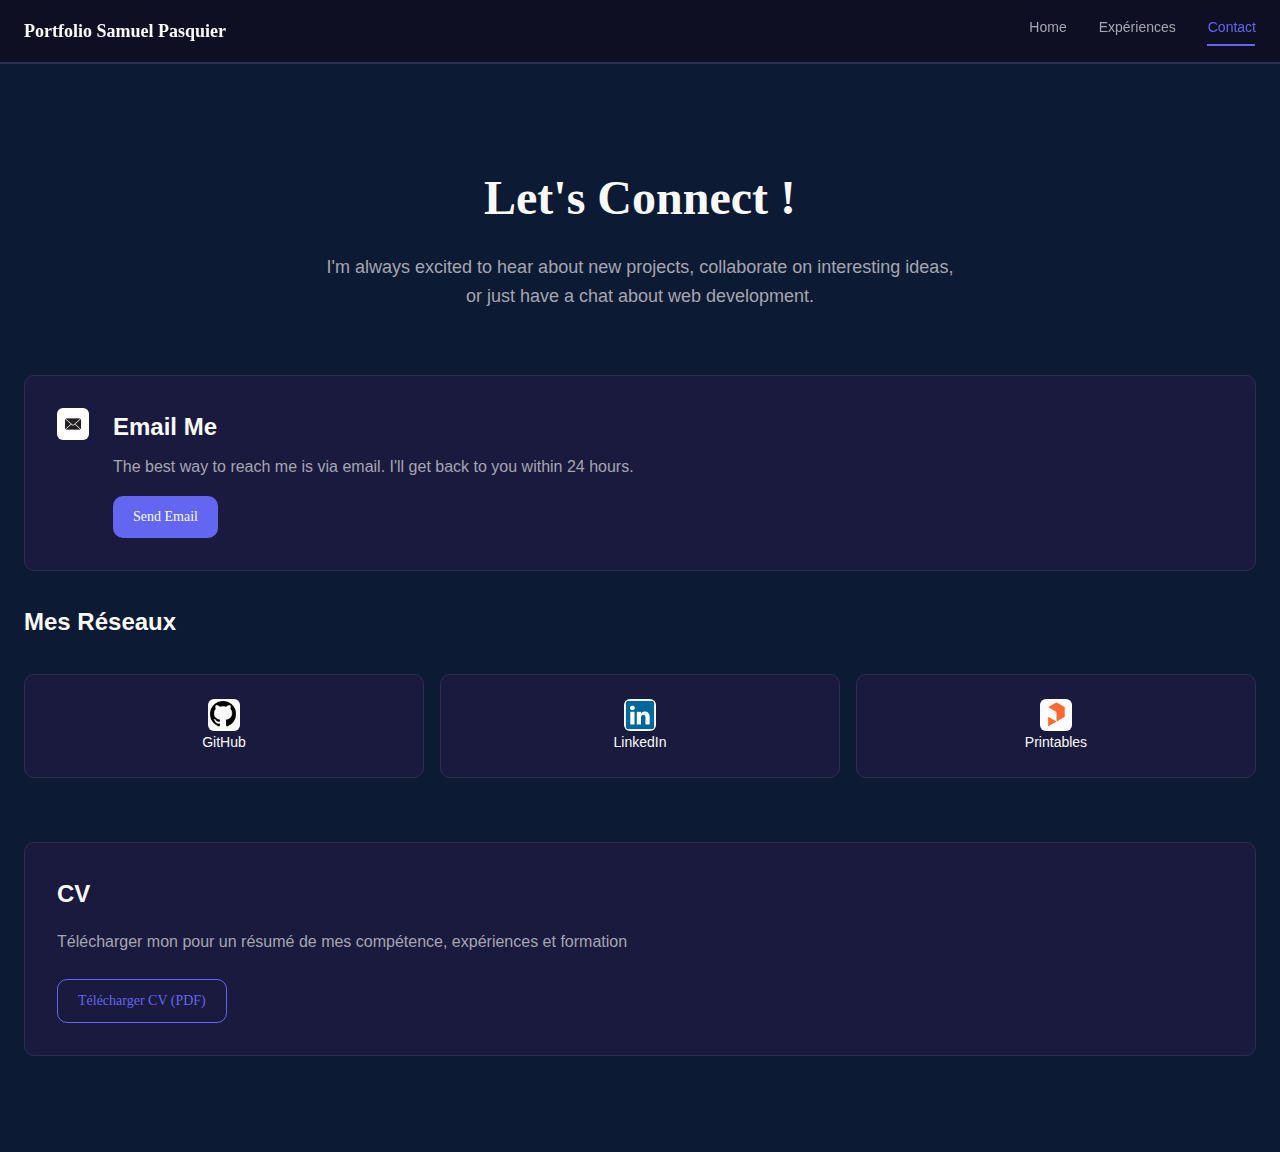
<file: contact.html>
<!DOCTYPE html>
<html lang="en">
<head>
    <meta charset="UTF-8">
    <meta name="viewport" content="width=device-width, initial-scale=1.0">
    <title>Contact</title>
    <link rel="stylesheet" href="styles.css">
</head>
<body>
    <!-- Navigation -->
    <nav class="navbar">
        <div class="container">
            <div class="nav-content">
                <a href="index.html" class="logo">Portfolio Samuel Pasquier</a>
                <div class="nav-links">
                    <div class="nav-indicator"></div>
                    <a href="index.html" class="nav-link" data-page="about">Home</a>
                    <a href="experience.html" class="nav-link" data-page="experience">Expériences</a>
                    <a href="contact.html" class="nav-link" data-page="contact">Contact</a>
                </div>
            </div>
        </div>
    </nav>

    <main>
        <section class="contact">
            <div class="container">
                <div class="contact-header">
                    <h1 class="contact-title">Let's Connect !</h1>
                    <p class="contact-subtitle">
                        I'm always excited to hear about new projects, collaborate on interesting ideas, or just have a chat about
                        web development.
                    </p>
                </div>

                <!-- Email Section -->
                <div class="contact-card email-card">
                    <img src="icon/email.jpg" alt="email" class="mail_icon">
                    <div class="contact-content">
                        <h2>Email Me</h2>
                        <p>The best way to reach me is via email. I'll get back to you within 24 hours.</p>
                        <a href="mailto:pasquiersamuel7@gmail.com" class="btn btn-primary">Send Email</a>
                    </div>
                </div>

                <!-- Social Links Section -->
                <div class="social-section">
                    <h2>Mes Réseaux</h2>
                    <div class="social-grid">
                        <a href="https://github.com/Samepsilon" target="_blank" rel="noopener noreferrer" class="social-link">
                            <img src="icon/github.png" alt="email" class="icon">
                            <span>GitHub</span>
                        </a>
                        <a href="https://www.linkedin.com/in/samuel-pasquier/" target="_blank" rel="noopener noreferrer" class="social-link">
                            <img src="icon/Linkedin.png" alt="email" class="icon">
                            <span>LinkedIn</span>
                        </a>
                        <a href="https://www.printables.com/@Samepsilon_1805011" target="_blank" rel="noopener noreferrer" class="social-link">
                            <img src="icon/printables1.jpeg" alt="email" class="icon">
                            <span>Printables</span>
                        </a>
                    </div>
                </div>

                <!-- Resume Section -->
                <div class="resume-card">
                    <h2>CV</h2>
                    <p>Télécharger mon pour un résumé de mes compétence, expériences et formation</p>
                    <a href="/resume.pdf" download class="btn btn-outline">Télécharger CV (PDF)</a>
                </div>
            </div>
        </section>
    </main>

    <script src="app.js"></script>
</body>
</html>
</file>
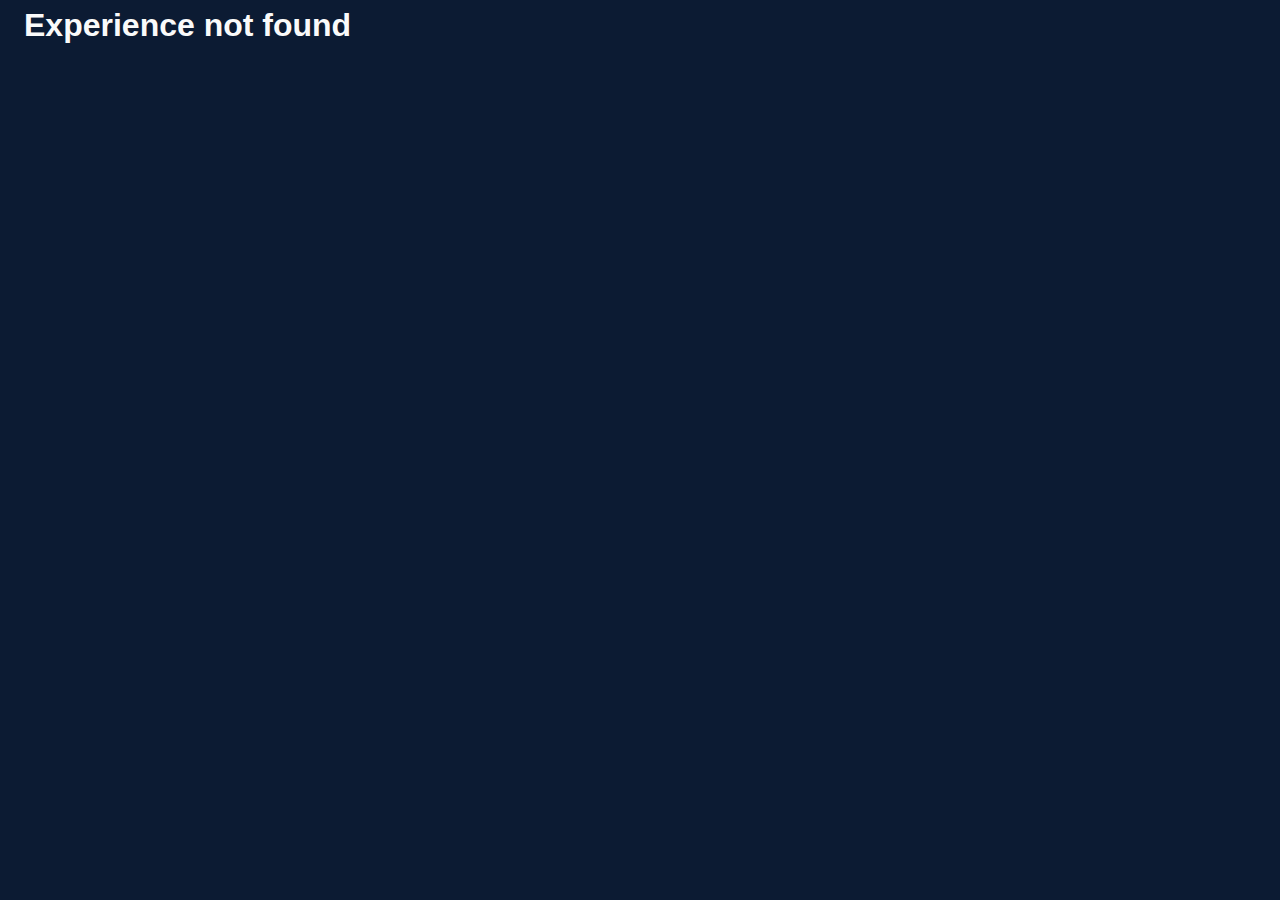
<file: experience-detail.html>
<!DOCTYPE html>
<html lang="en">
<head>
    <meta charset="UTF-8">
    <meta name="viewport" content="width=device-width, initial-scale=1.0">
    <title>Détails d'une expérience</title>
    <link rel="stylesheet" href="styles.css">
    <script src="app.js"></script>
    <script src="experience-detail.js"></script>
</head>
<body>
    <!-- Navigation -->
    <nav class="navbar">
        <div class="container">
            <div class="nav-content">
                <a href="index.html" class="logo">Portfolio Samuel Pasquier</a>
                <div class="nav-links">
                    <div class="nav-indicator"></div>
                    <a href="index.html" class="nav-link" data-page="about">Home</a>
                    <a href="experience.html" class="nav-link" data-page="experience">Expériences</a>
                    <a href="contact.html" class="nav-link" data-page="contact">Contact</a>
                </div>
            </div>
        </div>
    </nav>

    <main>
        <section class="experience-detail">
            <div class="container">
                <a href="experience.html" class="back-link">← Retour</a>

                <article class="detail-article">
                    <div class="detail-header">
                        <h1 class="detail-title" id="detailTitle"></h1>
                        <p class="detail-company" id="detailCompany"></p>
                        <p class="detail-period" id="detailPeriod"></p>
                    </div>

                    <div class="detail-content" id="detailContent"></div>

                    <div class="detail-skills">
                        <h3>Compétences devellopées</h3>
                        <div class="skills-tags" id="detailSkills"></div>
                    </div>

                    <div class="detail-gallery">
                        <h3>Images du Projet</h3>
                        <div class="gallery-grid-detail" id="detailGallery"></div>
                    </div>
                </article>

                <div class="detail-navigation">
                    <a href="#" class="nav-prev" id="navPrev" style="display: none;">
                        <p>← Précédent</p>
                        <p id="prevTitle"></p>
                    </a>
                    <a href="#" class="nav-next" id="navNext" style="display: none;">
                        <p>Suivant →</p>
                        <p id="nextTitle"></p>
                    </a>
                </div>
            </div>
        </section>
    </main>

</body>
</html>
</file>
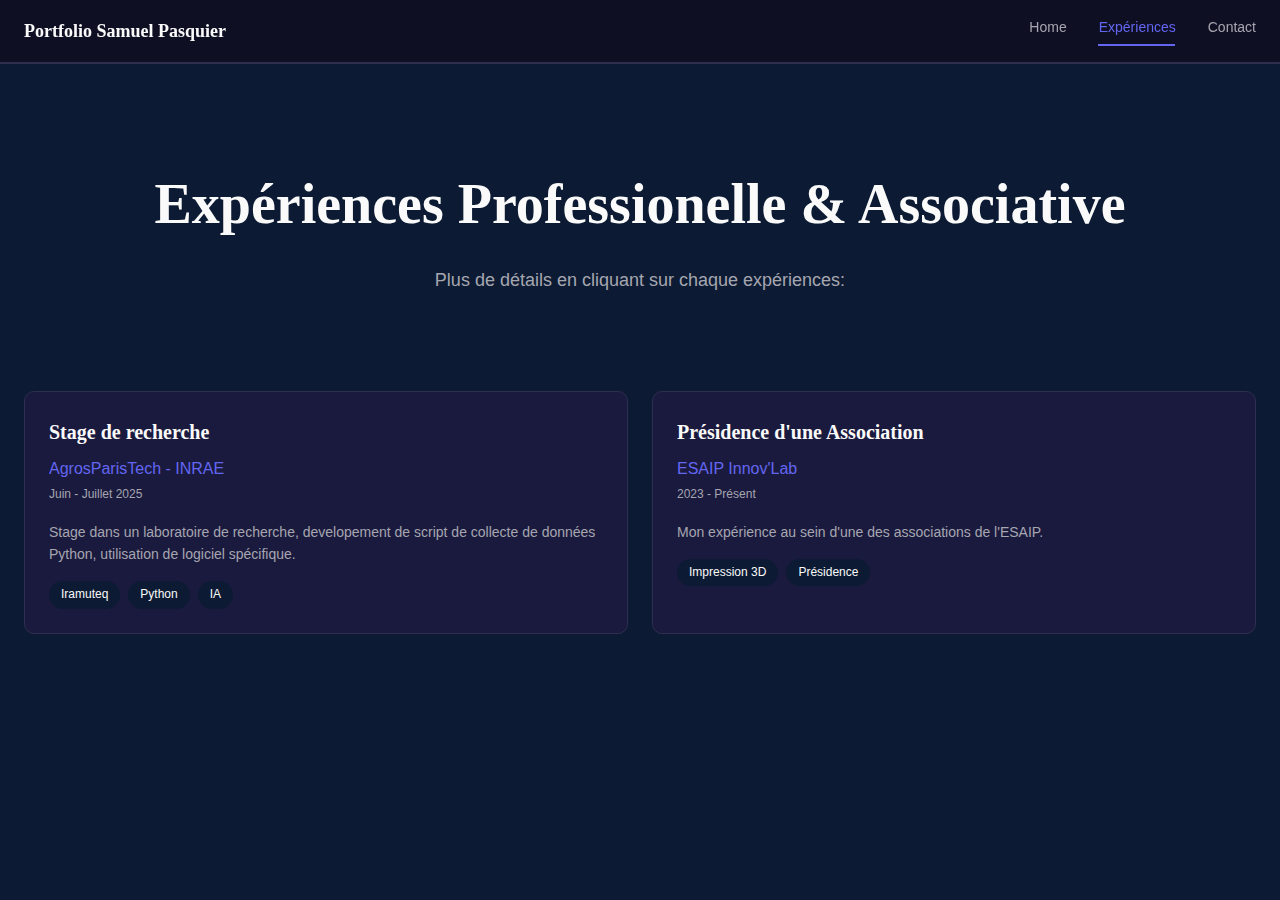
<file: experience.html>
<!DOCTYPE html>
<html lang="en">
<head>
    <meta charset="UTF-8">
    <meta name="viewport" content="width=device-width, initial-scale=1.0">
    <title>Expériences</title>
    <link rel="stylesheet" href="styles.css">
</head>
<body>
    <!-- Navigation -->
    <nav class="navbar">
        <div class="container">
            <div class="nav-content">
                <a href="index.html" class="logo">Portfolio Samuel Pasquier</a>
                <div class="nav-links">
                    <div class="nav-indicator"></div>
                    <a href="index.html" class="nav-link" data-page="about">Home</a>
                    <a href="experience.html" class="nav-link" data-page="experience">Expériences</a>
                    <a href="contact.html" class="nav-link" data-page="contact">Contact</a>
                </div>
            </div>
        </div>
    </nav>

    <main>
        <section class="experience-intro">
            <div class="container">
                <div class="experience-header">
                    <h1 class="experience-title">
                        Expériences Professionelle & Associative
                    </h1>
                    <p class="experience-subtitle">Plus de détails en cliquant sur chaque expériences:</p>
                </div>
            </div>
        </section>

        <section class="experience-cards">
            <div class="container">
                <div class="cards-grid">
                    <div class="experience-card" data-id="1">
                        <h2 class="card-title">Stage de recherche</h2>
                        <p class="card-company">AgrosParisTech - INRAE</p>
                        <p class="card-period">Juin - Juillet 2025</p>
                        <p class="card-description">
                            Stage dans un laboratoire de recherche, developement de script de collecte de données Python, utilisation de logiciel spécifique. 
                        </p>
                        <div class="card-tags">
                            <span class="tag">Iramuteq</span>
                            <span class="tag">Python</span>
                            <span class="tag">IA</span>
                        </div>
                    </div>

                    <div class="experience-card" data-id="2">
                        <h2 class="card-title">Présidence d'une Association</h2>
                        <p class="card-company">ESAIP Innov'Lab</p>
                        <p class="card-period">2023 - Présent</p>
                        <p class="card-description">
                            Mon expérience au sein d'une des associations de l'ESAIP.
                        </p>
                        <div class="card-tags">
                            <span class="tag">Impression 3D</span>
                            <span class="tag">Présidence</span>
                        </div>
                    </div>
                </div>
            </div>
        </section>
    </main>

    <script src="app.js"></script>
    <script src="experience.js"></script>
</body>
</html>
</file>
<file: styles.css>
:root {
  --background: #0C1B33;
  --foreground: #fafafa;
  --card: #1a1a3e;
  --card-foreground: #fafafa;
  --accent: #6366f1;
  --accent-foreground: #fafafa;
  --muted: #404055;
  --muted-foreground: #a6a6b0;
  --border: #2e2e4e;
  --radius: 10px;
}

* {
  margin: 0;
  padding: 0;
  box-sizing: border-box;
}

html {
  scroll-behavior: smooth;
}

body {
  font-family: "Geist", -apple-system, BlinkMacSystemFont, "Segoe UI", sans-serif;
  background-color: var(--background);
  color: var(--foreground);
  line-height: 1.6;
}

.container {
  max-width: 1280px;
  margin: 0 auto;
  padding: 0 24px;
}

/* Navigation */
.navbar {
  position: sticky;
  top: 0;
  z-index: 50;
  border-bottom: 1px solid var(--border);
  background-color: rgba(15, 15, 35, 0.95);
  backdrop-filter: blur(10px);
}

.nav-content {
  display: flex;
  justify-content: space-between;
  align-items: center;
  padding: 16px 0;
}

.logo {
  font-size: 18px;
  font-family: fantasy;
  font-weight: 700;
  color: var(--foreground);
  text-decoration: none;
}

.nav-links {
  display: flex;
  gap: 32px;
  position: relative;
}

.nav-indicator {
  position: absolute;
  bottom: 0;
  height: 2px;
  background-color: var(--accent);
  transition: all 300ms cubic-bezier(0.4, 0, 0.2, 1);
}

.nav-link {
  font-size: 14px;
  text-decoration: none;
  color: var(--muted-foreground);
  transition: color 200ms;
  padding-bottom: 8px;
  position: relative;
}

.nav-link.active {
  color: var(--accent);
  font-weight: 500;
}

.nav-link:hover {
  color: var(--accent);
}

/* Main Content */
main {
  flex: 1;
}

/* Hero Section */
.hero {
  display: flex;
  flex-direction: column;
  justify-content: center;
  min-height: 70vh;
  padding: 96px 0;
}

.hero-subtitle {
  text-align: center;
  color: var(--accent);
  font-size: 14px;
  font-weight: 500;
  margin-bottom: 8px;
}

.hero-title {
  font-size: clamp(32px, 8vw, 56px);
  font-family: fantasy;
  text-align: center;
  font-weight: 700;
  color: var(--foreground);
  margin-bottom: 16px;
}

.hero-description {
  font-size: 18px;
  text-align: center;
  color: var(--muted-foreground);
  margin-bottom: 32px;
  line-height: 1.6;
}

/* Buttons */
.btn {
  display: inline-flex;
  align-items: center;
  gap: 8px;
  padding: 10px 20px;
  border-radius: var(--radius);
  text-decoration: none;
  font-weight: 500;
  font-family: fantasy;
  transition: all 200ms;
  border: none;
  cursor: pointer;
  font-size: 14px;
}

.btn-primary {
  background-color: var(--accent);
  align-items: center;
  justify-content: center;
  color: var(--accent-foreground);
}

.btn-primary:hover {
  background-color: #4f46e5;
}

.btn-outline {
  background-color: transparent;
  color: var(--accent);
  border: 1px solid var(--accent);
}

.btn-outline:hover {
  background-color: rgba(99, 102, 241, 0.1);
}

/* Sections */
section {
  border-top: 1px solid var(--border);
  padding: 96px 0;
}

.section-title {
  font-size: 32px;
  font-weight: 700;
  font-family: fantasy;
  color: var(--foreground);
  margin-bottom: 32px;
}

/* About Section */
.about-content {
  display: flex;
  flex-direction: column;
  gap: 16px;
  color: var(--muted-foreground);
  line-height: 1.8;
}

.about-content p {
  font-size: 16px;
}

/* Gallery Section */
.gallery-grid {
  display: grid;
  grid-template-columns: repeat(auto-fit, minmax(300px, 1fr));
  gap: 24px;
}

.gallery-item {
  aspect-ratio: 1;
  background-color: var(--card);
  border: 1px solid var(--border);
  border-radius: var(--radius);
  overflow: hidden;
  transition: border-color 200ms;
}

.gallery-item:hover {
  border-color: var(--accent);
}

.gallery-item img {
  width: 100%;
  height: 100%;
  object-fit: cover;
}

/* Skills Section */
.skills-grid {
  display: grid;
  grid-template-columns: repeat(auto-fit, minmax(250px, 1fr));
  gap: 32px;
}

.skill-category h3 {
  font-weight: 600;
  color: var(--foreground);
  margin-bottom: 12px;
}

.skill-category ul {
  list-style: none;
  display: flex;
  flex-direction: column;
  gap: 8px;
}

.skill-category li {
  color: var(--muted-foreground);
  font-size: 14px;
}

/* Experience Page */
.experience-intro {
  padding: 96px 0;
  display: flex;
  flex-direction: column;
  justify-content: center;
}

.experience-header {
  border-bottom: none;
  padding: 0;
}

.experience-title {
  font-size: clamp(32px, 8vw, 56px);
  font-family: fantasy;
  font-weight: 700;
  color: var(--foreground);
  margin-bottom: 16px;
}

.animated-word {
  position: relative;
  display: inline-block;
}

.word {
  position: absolute;
  left: 0;
  top: 0;
  opacity: 0;
  animation: rotate 12s infinite;
}

.word.active {
  position: static;
  opacity: 1;
  animation: none;
}

@keyframes rotate {
  0%,
  8% {
    opacity: 0;
    transform: translateY(-30px) rotateX(90deg);
  }
  10%,
  31% {
    opacity: 1;
    transform: translateY(0) rotateX(0deg);
  }
  33%,
  100% {
    opacity: 0;
    transform: translateY(30px) rotateX(-90deg);
  }
}

.experience-subtitle {
  text-align: center;
  color: var(--muted-foreground);
  font-size: 18px;
}

.experience-cards {
  border-top: none;
  padding: 0;
}

.cards-grid {
  display: grid;
  grid-template-columns: repeat(auto-fit, minmax(350px, 1fr));
  gap: 24px;
}

.experience-card {
  padding: 24px;
  border-radius: var(--radius);
  background-color: var(--card);
  border: 1px solid var(--border);
  transition: all 300ms;
  cursor: pointer;
}

.experience-card:hover {
  background-color: rgba(99, 102, 241, 0.05);
  border-color: var(--accent);
}

.card-title {
  font-size: 20px;
  font-family: fantasy;
  font-weight: 700;
  color: var(--foreground);
  margin-bottom: 8px;
  transition: color 200ms;
}

.experience-card:hover .card-title {
  color: var(--accent);
}

.card-company {
  color: var(--accent);
  font-weight: 500;
  font-size: 16px;
  margin-bottom: 4px;
}

.card-period {
  font-size: 12px;
  color: var(--muted-foreground);
  margin-bottom: 16px;
}

.card-description {
  color: var(--muted-foreground);
  font-size: 14px;
  line-height: 1.6;
  margin-bottom: 16px;
  overflow: hidden;
  text-overflow: ellipsis;
  display: -webkit-box;
  -webkit-line-clamp: 3;
  -webkit-box-orient: vertical;
}

.card-tags {
  display: flex;
  flex-wrap: wrap;
  gap: 8px;
}

.tag {
  padding: 4px 12px;
  background-color: var(--background);
  color: var(--card-foreground);
  border-radius: 20px;
  font-size: 12px;
}

/* Experience Detail Page */
.experience-detail {
  padding: 48px 0;
}

.back-link {
  display: inline-flex;
  align-items: center;
  gap: 8px;
  color: var(--accent);
  text-decoration: none;
  margin-bottom: 32px;
  transition: color 200ms;
}

.back-link:hover {
  color: #4f46e5;
}

.detail-article {
  margin-bottom: 32px;
}

.detail-header {
  margin-bottom: 32px;
}

.detail-title {
  font-size: 48px;
  font-weight: 700;
  color: var(--foreground);
  margin-bottom: 8px;
}

.detail-company {
  font-size: 24px;
  color: var(--accent);
  font-weight: 500;
  margin-bottom: 4px;
}

.detail-period {
  color: var(--muted-foreground);
  font-size: 16px;
}

.detail-content {
  font-size: 16px;
  line-height: 1.8;
  color: var(--muted-foreground);
  margin-bottom: 32px;
  white-space: pre-wrap;
}

.detail-skills {
  margin-bottom: 32px;
}

.detail-skills h3 {
  font-size: 18px;
  font-weight: 700;
  color: var(--foreground);
  margin-bottom: 16px;
}

.skills-tags {
  display: flex;
  flex-wrap: wrap;
  gap: 12px;
}

.skills-tags span {
  padding: 8px 16px;
  border-radius: var(--radius);
  background-color: var(--card);
  color: var(--card-foreground);
  border: 1px solid var(--border);
  font-size: 14px;
}

.detail-gallery {
  margin-bottom: 32px;
}

.detail-gallery h3 {
  font-size: 18px;
  font-weight: 700;
  color: var(--foreground);
  margin-bottom: 24px;
}

.gallery-grid-detail {
  display: grid;
  grid-template-columns: repeat(auto-fit, minmax(300px, 1fr));
  gap: 24px;
}

.gallery-grid-detail > div {
  aspect-ratio: 16 / 9;
  background-color: var(--card);
  border: 1px solid var(--border);
  border-radius: var(--radius);
  overflow: hidden;
}

.gallery-grid-detail img {
  width: 100%;
  height: 100%;
  object-fit: cover;
}

.detail-navigation {
  display: flex;
  gap: 16px;
  border-top: 1px solid var(--border);
  padding-top: 32px;
}

.nav-prev,
.nav-next {
  flex: 1;
  padding: 16px;
  border-radius: var(--radius);
  background-color: var(--card);
  border: 1px solid var(--border);
  text-decoration: none;
  color: var(--foreground);
  transition: all 200ms;
}

.nav-prev:hover,
.nav-next:hover {
  background-color: rgba(99, 102, 241, 0.05);
  border-color: var(--accent);
}

.nav-prev p,
.nav-next p {
  margin: 0;
}

.nav-prev p:first-child,
.nav-next p:first-child {
  font-size: 12px;
  color: var(--muted-foreground);
  margin-bottom: 4px;
}

.nav-prev p:last-child,
.nav-next p:last-child {
  font-weight: 600;
  color: var(--foreground);
}

.nav-next {
  text-align: right;
}

.nav-prev:hover p:last-child,
.nav-next:hover p:last-child {
  color: var(--accent);
}

/* Contact Page */
.contact {
  padding: 96px 0;
}

.contact-header {
  text-align: center;
  margin-bottom: 64px;
}

.contact-title {
  font-family: fantasy;
  font-size: 48px;
  font-weight: 700;
  color: var(--foreground);
  margin-bottom: 16px;
}

.contact-subtitle {
  text-align: center;
  font-size: 18px;
  color: var(--muted-foreground);
  max-width: 640px;
  margin: 0 auto;
}

.contact-card {
  background-color: var(--card);
  border: 1px solid var(--border);
  border-radius: var(--radius);
  padding: 32px;
  margin-bottom: 32px;
  display: flex;
  align-items: flex-start;
  gap: 24px;
}

.icon-placeholder {
  width: 32px;
  height: 32px;
  background-color: var(--foreground);
  border-radius: 6px;
  flex-shrink: 0;
}

.icon {
  width: 32px;
  height: 32px;
  border-radius: 6px;
  background-color: var(--foreground);
  flex-shrink: 0;
}

.mail_icon {
  width: 32px;
  height: 32px;
  border-radius: 6px;
  background-color: var(--foreground);
  flex-shrink: 0;
}

.contact-content h2 {
  font-size: 24px;
  font-weight: 700;
  color: var(--foreground);
  margin-bottom: 8px;
}

.contact-content p {
  color: var(--muted-foreground);
  margin-bottom: 16px;
}

.social-section {
  margin-bottom: 64px;
}

.social-section h2 {
  font-size: 24px;
  font-weight: 700;
  color: var(--foreground);
  margin-bottom: 32px;
}

.social-grid {
  display: grid;
  grid-template-columns: repeat(auto-fit, minmax(150px, 1fr));
  gap: 16px;
}

.social-link {
  display: flex;
  flex-direction: column;
  align-items: center;
  justify-content: center;
  padding: 24px;
  border-radius: var(--radius);
  background-color: var(--card);
  border: 1px solid var(--border);
  text-decoration: none;
  color: var(--foreground);
  transition: all 200ms;
}

.social-link:hover {
  border-color: var(--accent);
  background-color: rgba(99, 102, 241, 0.05);
  color: var(--accent);
}

.social-link .icon-placeholder {
  margin-bottom: 8px;
  width: 40px;
  height: 40px;
}

.social-link span {
  font-size: 14px;
  font-weight: 500;
}

.resume-card {
  background-color: var(--card);
  border: 1px solid var(--border);
  border-radius: var(--radius);
  padding: 32px;
}

.resume-card h2 {
  font-size: 24px;
  font-weight: 700;
  color: var(--foreground);
  margin-bottom: 16px;
}

.resume-card p {
  color: var(--muted-foreground);
  margin-bottom: 24px;
}

/* Responsive Design */
@media (max-width: 768px) {
  .nav-links {
    gap: 16px;
  }

  .nav-link {
    font-size: 12px;
  }

  .hero-title {
    font-size: 32px;
  }

  .experience-title {
    font-size: 28px;
  }

  .cards-grid {
    grid-template-columns: 1fr;
  }

  .detail-navigation {
    flex-direction: column;
  }

  .social-grid {
    grid-template-columns: repeat(2, 1fr);
  }

  .contact-card {
    flex-direction: column;
    align-items: center;
    text-align: center;
  }
}
</file>
